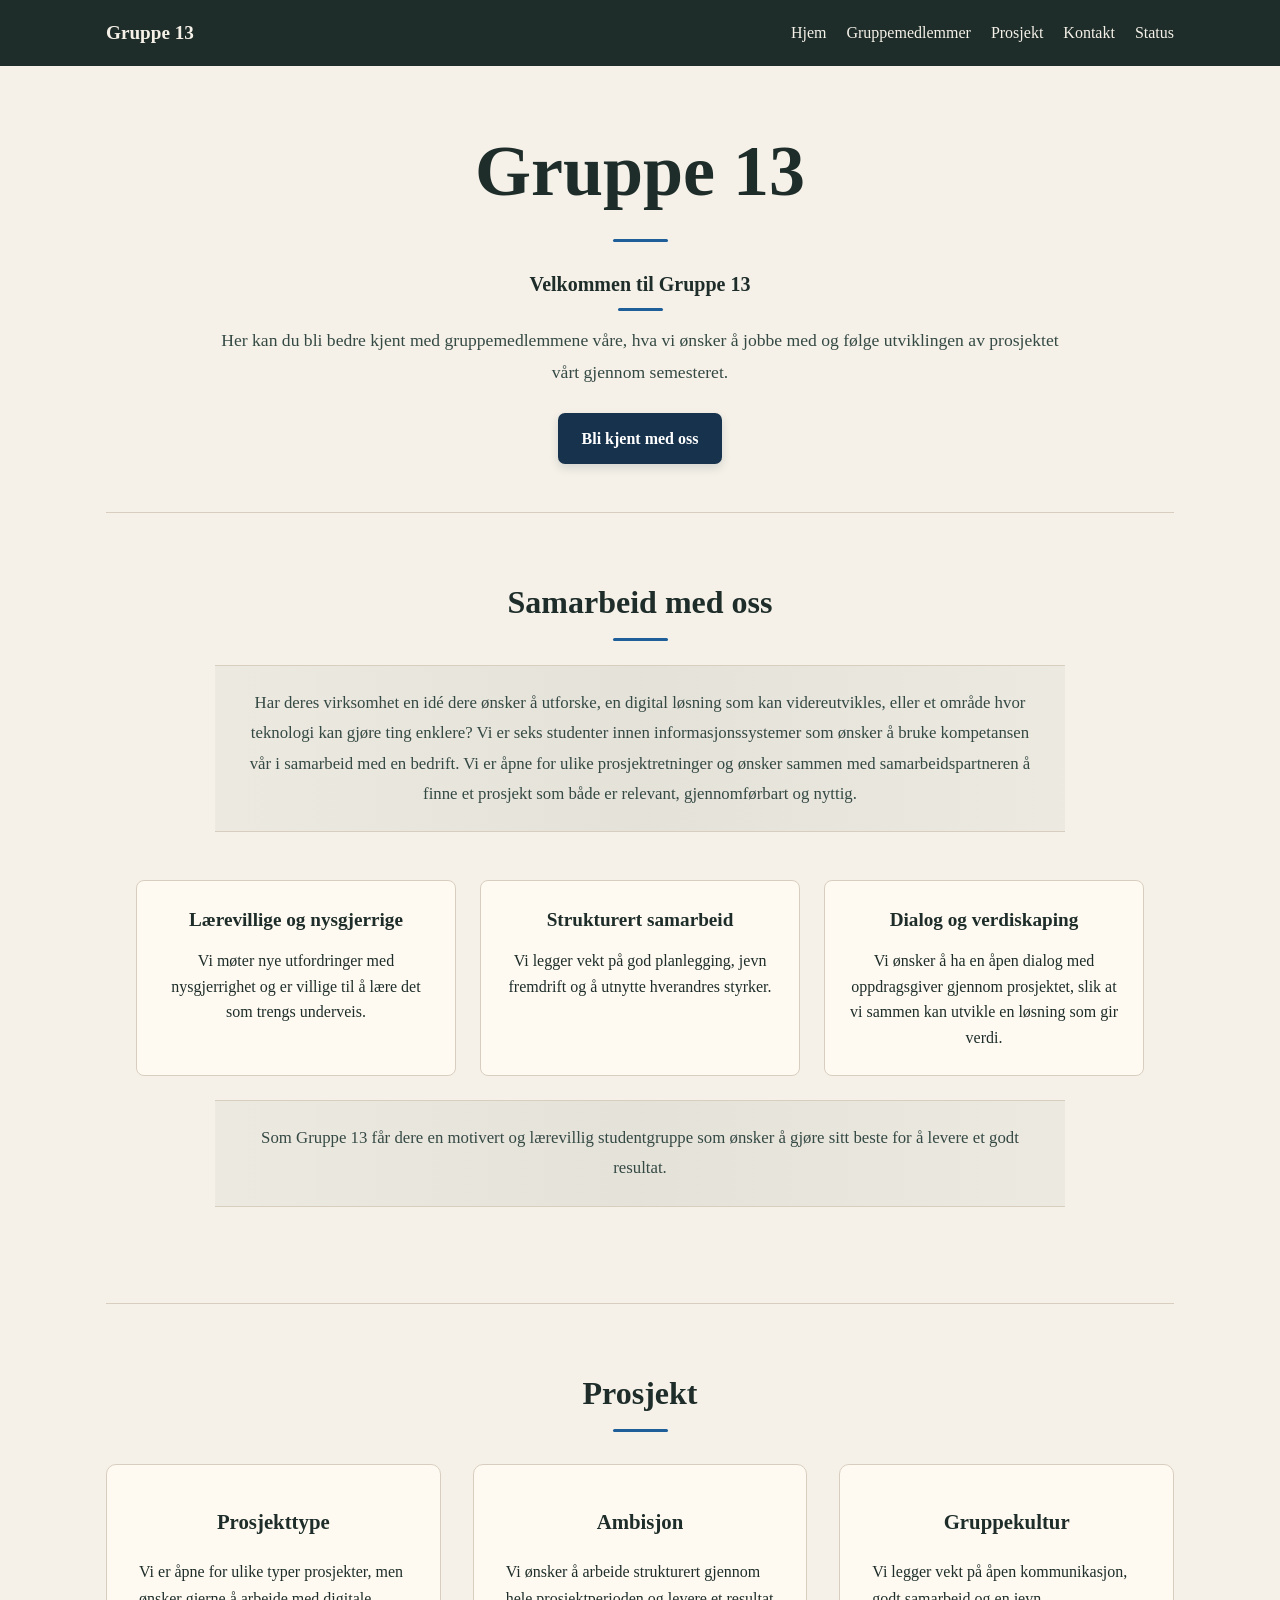
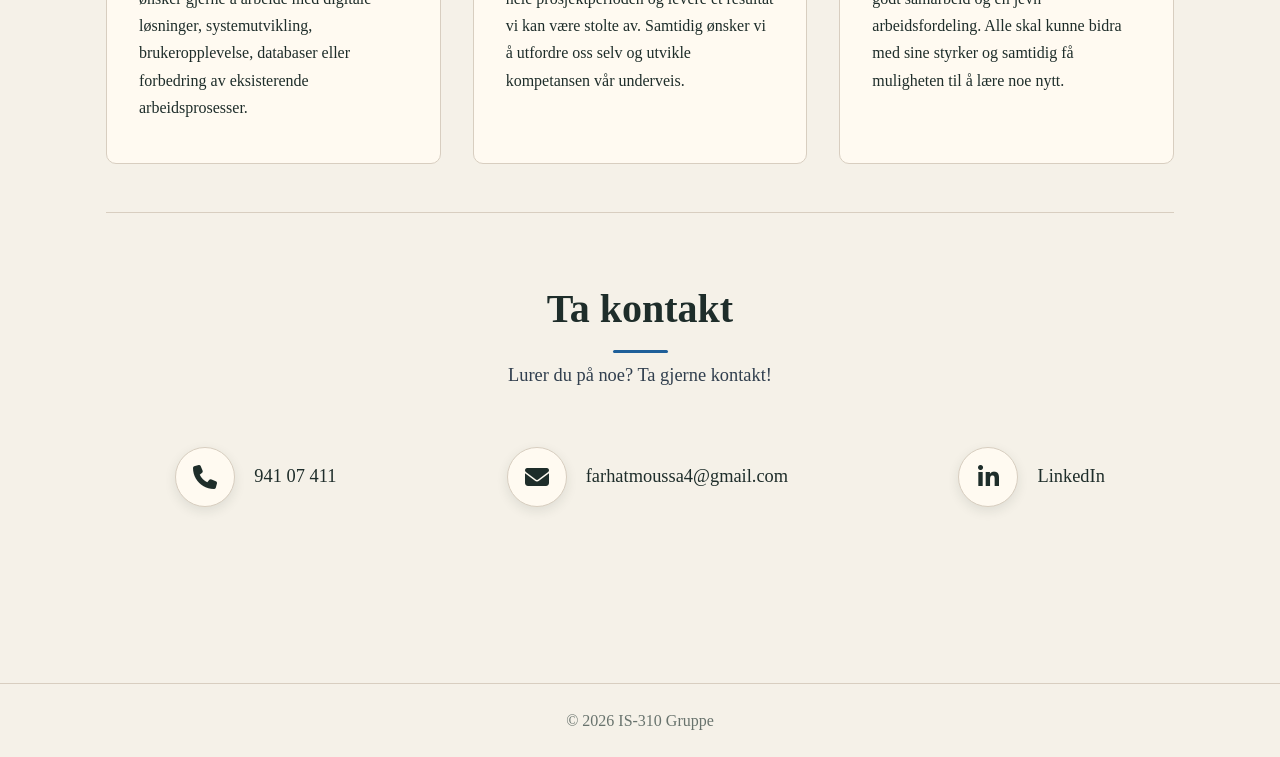
<file: index.html>
<!DOCTYPE html>
<html lang="no">
<head>
    <meta charset="UTF-8">
    <meta name="viewport" content="width=device-width, initial-scale=1.0">
    <title>Gruppe 13</title>
    <link rel="stylesheet" href="styles.css">
    <script src="script.js" defer></script>
    <link rel="stylesheet"
      href="https://cdnjs.cloudflare.com/ajax/libs/font-awesome/6.5.2/css/all.min.css">
</head>
<body>
    <main>
       <section class="hero">
    <h1>Gruppe 13</h1>

    <p>
        <strong>Velkommen til Gruppe 13</strong><br>
        Her kan du bli bedre kjent med gruppemedlemmene våre, hva vi ønsker å jobbe med
        og følge utviklingen av prosjektet vårt gjennom semesteret.
    </p>

    <a href="Gruppemedlemmer.html" class="btn">Bli kjent med oss</a>
</section>

        <section id="prosjekt">
            <h2><strong>Samarbeid med oss</strong></h2>
            <p>Har deres virksomhet en idé dere ønsker å utforske, en digital løsning som kan videreutvikles, eller et område hvor teknologi kan gjøre ting enklere? Vi er seks studenter innen informasjonssystemer som ønsker å bruke kompetansen vår i samarbeid med en bedrift. Vi er åpne for ulike prosjektretninger og ønsker sammen med samarbeidspartneren å finne et prosjekt som både er relevant, gjennomførbart og nyttig.</p>

            <div class="contribution-container">
                
                <div class="contribution-card">
                    <h3>Lærevillige og nysgjerrige</h3>
                        <p>Vi møter nye utfordringer med nysgjerrighet og er villige
                        til å lære det som trengs underveis.</p>
                </div>

                <div class="contribution-card">
                    <h3>Strukturert samarbeid</h3>
                        <p> Vi legger vekt på god planlegging, jevn fremdrift
                        og å utnytte hverandres styrker.</p>
                </div>

                <div class="contribution-card">
                    <h3>Dialog og verdiskaping</h3>
                        <p>Vi ønsker å ha en åpen dialog med oppdragsgiver gjennom
                        prosjektet, slik at vi sammen kan utvikle en løsning som gir verdi.</p>
                </div>
            </div>

            <p class="contribution-ending">
                Som Gruppe 13 får dere en motivert og lærevillig studentgruppe
                som ønsker å gjøre sitt beste for å levere et godt resultat.</p>

        </section>

    <section class="project-info">
        <h2>Prosjekt</h2>

        <div class="project-info-grid">

            <div class="project-info-card">
                <h3>Prosjekttype</h3>
                <p> 
                    Vi er åpne for ulike typer prosjekter, men ønsker gjerne å arbeide
                    med digitale løsninger, systemutvikling, brukeropplevelse,
                    databaser eller forbedring av eksisterende arbeidsprosesser.
                </p>
            </div>

            <div class="project-info-card">
                <h3>Ambisjon</h3>
                <p>
                    Vi ønsker å arbeide strukturert gjennom hele prosjektperioden
                    og levere et resultat vi kan være stolte av. Samtidig ønsker vi
                    å utfordre oss selv og utvikle kompetansen vår underveis.
                </p>
            </div>

            <div class="project-info-card">
                <h3>Gruppekultur</h3>
                <p> 
                    Vi legger vekt på åpen kommunikasjon, godt samarbeid og en jevn
                    arbeidsfordeling. Alle skal kunne bidra med sine styrker og
                    samtidig få muligheten til å lære noe nytt.
                </p>
            </div>

        </div>
    </section>

    </div>
        </section>

   <section id="kontakt">
    <h2>Ta kontakt</h2>
    <p class="contact-intro">Lurer du på noe? Ta gjerne kontakt!</p>

    <div class="contact-container">

        <a href="tel:+4747523578" class="contact-item">
            <div class="contact-icon">
                <i class="fa-solid fa-phone"></i>
            </div>
            <span>941 07 411</span>
        </a>

        <a href="farhatmoussa4@gmail.com" class="contact-item">
            <div class="contact-icon">
                <i class="fa-solid fa-envelope"></i>
            </div>
            <span>farhatmoussa4@gmail.com</span>
        </a>

        <a href="https://www.linkedin.com/in/moussa-farhat-6b891a2bb/" target="_blank" class="contact-item">
            <div class="contact-icon">
                <i class="fa-brands fa-linkedin-in"></i>
            </div>
            <span>LinkedIn</span>
        </a>

    </div>
</section>

    </main>

    <footer>
        <p>© 2026 IS-310 Gruppe</p>
    </footer>
</body>
</html>
</file>
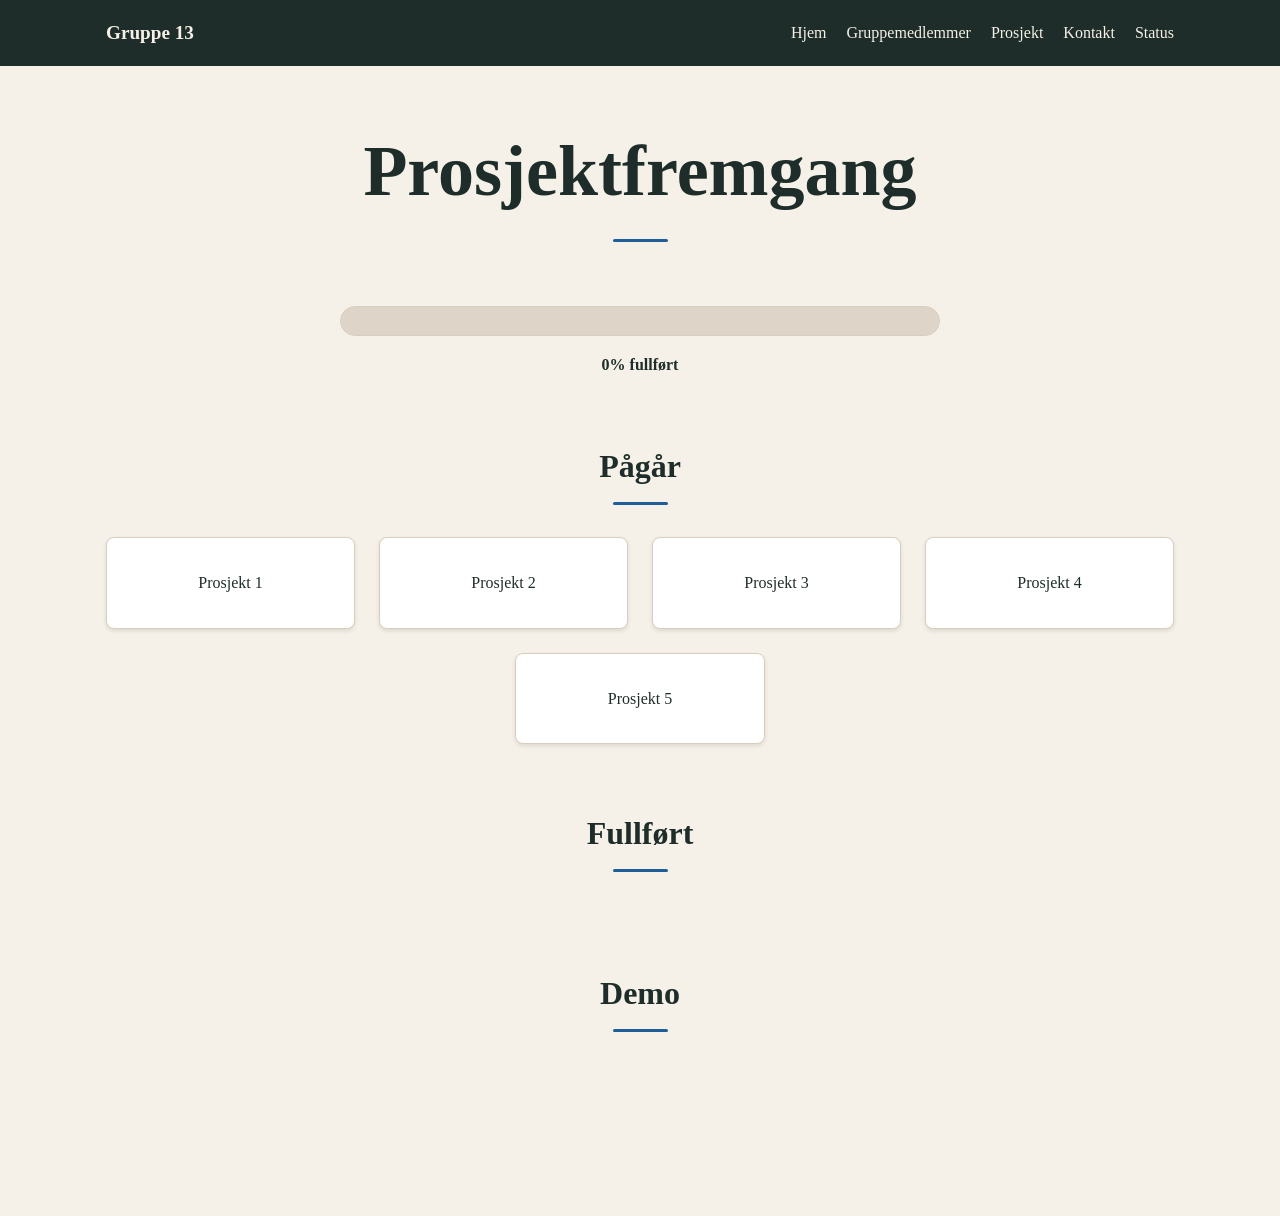
<file: status.html>
<!DOCTYPE html>
<html lang="no">
<head>
    <meta charset="UTF-8">
    <meta name="viewport" content="width=device-width, initial-scale=1.0">
    <title>Prosjektfremgang - IS-310 Gruppe</title>
    <link rel="stylesheet" href="styles.css">
    <script src="script.js" defer></script>
</head>
<body>
    <main>
        <h1>Prosjektfremgang</h1>

        <div class="progress-section">
            <div class="progress-bar-container">
                <div class="progress-bar" id="progressBar"></div>
            </div>
            <p id="progressText">0% fullført</p>
        </div>

        <div class="pågår">
            <h2>Pågår</h2>
            <div class="projects-container">
                <div class="project-card">Prosjekt 1</div>
                <div class="project-card">Prosjekt 2</div>
                <div class="project-card">Prosjekt 3</div>
                <div class="project-card">Prosjekt 4</div>
                <div class="project-card">Prosjekt 5</div>
            </div>
        </div>

        <div class="fullført">
            <h2>Fullført</h2>
            <div class="projects-container">
            </div>
        </div class="demo">
                <section class="hero">
            <h2>Demo</h2>
            <p></p>
        </section>
    </main>
</body>
</html>
</file>
<file: styles.css>
* {
    box-sizing: border-box;
}

body {
    margin: 0;
    font-family: Georgia, 'Times New Roman', serif;
    background: #f5f1e8;
    color: #1e2d2a;
    line-height: 1.6;
}

a {
    color: #1e2d2a;
    text-decoration: none;
}

a:hover {
    color: #bd5b38;
}

header {
    background: #1e2d2a;
    color: #f5f1e8;
    padding: 1.1rem 0;
    position: sticky;
    top: 0;
    z-index: 10;
}

nav {
    max-width: 1100px;
    margin: 0 auto;
    padding: 0 1rem;
    display: flex;
    justify-content: space-between;
    align-items: center;
}

nav > a {
    font-weight: bold;
    font-size: 1.2rem;
    color: #f5f1e8;
    margin-right: 2rem;
}

nav ul {
    list-style: none;
    margin: 0;
    padding: 0;
    display: flex;
    gap: 1.25rem;
}

nav li {
    display: inline;
}

nav li a {
    color: #f5f1e8;
    transition: color 180ms ease;
}

nav li a:hover,
nav li a:focus-visible {
    color: #e7a27c;
}

main {
    max-width: 1100px;
    margin: 0 auto;
    padding: 3rem 1rem;
    text-align: center;
}

#prosjekt > p {
    max-width: 850px;
    margin: 1.5rem auto 3rem;
    padding: 1.4rem 2rem;

    background: linear-gradient(
        90deg,
        rgba(30, 45, 42, 0.04),
        rgba(30, 45, 42, 0.08),
        rgba(30, 45, 42, 0.04)
    );

    border-top: 1px solid #d8cec0;
    border-bottom: 1px solid #d8cec0;

    color: #354944;
    font-size: 1.05rem;
    line-height: 1.8;
}   

section {
    margin-bottom: 4rem;
    padding-bottom: 3rem;
    border-bottom: 1px solid #d8cec0;
}

section:last-child {
    border-bottom: none;
}

h1,
h2,
h3 {
    margin-top: 0;
    margin-bottom: 0.5rem;
}

.hero p {
    max-width: 850px;
    margin: 1.5rem auto 0;
    font-size: 1.1rem;
    line-height: 1.8;
    color: #354944;
}

.hero p strong {
    display: inline-block;
    color: #1e2d2a;
    font-size: 1.25rem;
    margin-bottom: 0.4rem;
}

.hero p strong::after {
    content: "";
    display: block;
    width: 45px;
    height: 3px;
    margin: 0.4rem auto 0.5rem;
    background: #1f5f99;
    border-radius: 2px;
}

.hero .btn {
    display: inline-block;
    margin-top: 1.5rem;
    padding: 0.8rem 1.5rem;

    background: #17324d;
    color: #ffffff;

    border-radius: 7px;
    font-weight: bold;

    box-shadow: 0 4px 10px rgba(23, 50, 77, 0.15);

    transition: 
        background 180ms ease,
        transform 180ms ease,
        box-shadow 180ms ease;
}

.hero .btn:hover {
    background: #244d73;
    color: #ffffff;
    transform: translateY(-2px);
    box-shadow: 0 6px 14px rgba(23, 50, 77, 0.22);
}

h1 {
    font-size: clamp(2.5rem, 6vw, 4.5rem);
}

h2 {
    font-size: 2rem;
}

h3 {
    font-size: 1.1rem;
}

p {
    margin: 0.5rem 0;
}

article {
    margin-bottom: 1rem;
}

.projects-container {
    display: flex;
    gap: 1.5rem;
    justify-content: center;
    flex-wrap: wrap;
    margin-top: 2rem;
}

.project-card {
    flex: 1;
    min-width: 200px;
    max-width: 250px;
    padding: 2rem;
    background: #ffffff;
    border: 1px solid #d8cec0;
    border-radius: 8px;
    box-shadow: 0 2px 4px rgba(0, 0, 0, 0.1);
}

.project-info {
    max-width: 1100px;
    margin: 0 auto;
    text-align: center;
}

.project-info h2 {
    text-align: center;
    margin-bottom: 2rem;
}

.project-info-grid {
    display: grid;
    grid-template-columns: repeat(3, 1fr);
    gap: 2rem;
    width: 100%;
}

.project-info-card {
    background: #fffaf1;
    border: 1px solid #d8cec0;
    border-radius: 10px;
    padding: 2.5rem 2rem;
    min-height: 300px;
    text-align: left;
}

.project-info-card h3 {
    text-align: center;
    font-size: 1.3rem;
    margin-bottom: 1.25rem;
}

.project-info-card p {
    margin: 0;
    line-height: 1.7;
}

.contribution-container {
    display: flex;
    justify-content: center;
    gap: 1.5rem;
    margin-top: 2rem;
}

.contribution-card {
    flex: 1;
    padding: 1.5rem;
    background: #fffaf1;
    border: 1px solid #d8cec0;
    border-radius: 8px;
    max-width: 320px;
}

.contribution-card h3 {
    margin-bottom: 0.75rem;
    font-size: 1.2rem;
}

.contribution-card p {
    margin: 0;
}

.contribution-ending {
    max-width: 750px;
    margin: 2rem auto 0;
}

.pågår {
    margin-top: 4rem;
    margin-bottom: 4rem;
}

.fullført {
    margin-top: 4rem;
    margin-bottom: 4rem;
}

.demo {
    margin-top: 4rem;
    margin-bottom: 4rem;
}

.intro-section {
    text-align: center;
    max-width: 900px;
    margin: 0 auto 4rem;
}

.intro-copy {
    font-size: 1.15rem;
    max-width: 800px;
    margin: 1rem auto 2rem;
    line-height: 1.7;
}

.group-picture {
    max-width: 800px;
    margin: 2rem auto 0;
}

.group-picture img {
    display: block;
    width: 100%;
    height: auto;
    border-radius: 8px;
}

.grid {
    display: grid;
    gap: 1.25rem;
    grid-template-columns: repeat(4, minmax(0, 1fr));
}

.card {
    background: #fffaf1;
    border: 1px solid #d8cec0;
    cursor: pointer;
    margin: 0;
    overflow: hidden;
    transition: box-shadow 180ms ease, transform 180ms ease;
}

.card:hover,
.card:focus-visible {
    box-shadow: 0 0.75rem 1.5rem rgba(30, 45, 42, 0.14);
    outline: none;
    transform: translateY(-0.25rem);
}

.card img {
    aspect-ratio: 1 / 1;
    display: block;
    object-fit: cover;
    width: 100%;
}

.card img:not([src]),
.card img[src=""] {
    background: #ded5c8;
}

.card-content {
    padding: 1rem;
}

.card-content h3,
.card-content p {
    margin: 0;
}

.card-role {
    color: #bd5b38;
    font-family: Arial, sans-serif;
    font-size: 0.75rem;
    font-weight: bold;
    letter-spacing: 0.12em;
    text-transform: uppercase;
    margin-bottom: 0.25rem !important;
}

.card:nth-child(5),
.card:nth-child(6) {
    grid-column: 2 / span 1;
}

.card:nth-child(6) {
    grid-column: 3 / span 1;
}

.social-links {
    display: flex;
    gap: 15px;
    margin-top: 15px;
}

.social-links a {
    font-size: 28px;
    color: #222;
    text-decoration: none;
}

.social-links a:hover {
    transform: scale(1.15);
}

.image-modal {
    align-items: center;
    background: rgba(20, 30, 28, 0.88);
    display: flex;
    inset: 0;
    justify-content: center;
    opacity: 0;
    padding: 2rem;
    pointer-events: none;
    position: fixed;
    transition: opacity 180ms ease;
    visibility: hidden;
    z-index: 2;
}

.image-modal.is-open {
    opacity: 1;
    pointer-events: auto;
    visibility: visible;
}

body.modal-open {
    overflow: hidden;
}

.member-modal {
    background: #fffaf1;
    max-width: 30rem;
    padding: 2.5rem 2rem 2rem;
    position: relative;
    width: 100%;
    max-height: 90vh;
    overflow-y: auto;
}

.modal-member-image {
    aspect-ratio: 1 / 1;
    background: #ded5c8;
    display: block;
    margin-bottom: 1.5rem;
    object-fit: cover;
    width: 100%;
}

.member-modal h2,
.member-modal p {
    margin-top: 0;
}

.modal-close {
    background: transparent;
    border: 0;
    color: black;
    cursor: pointer;
    font-size: 2rem;
    line-height: 1;
    padding: 0.5rem;
    position: absolute;
    right: 1rem;
    top: 1rem;
}

.modal-role {
    margin-bottom: 0.25rem !important;
}

.progress-section {
    margin: 2rem auto 4rem;
    max-width: 600px;
}

.progress-bar-container {
    width: 100%;
    height: 30px;
    background: #ded5c8;
    border-radius: 15px;
    overflow: hidden;
    border: 1px solid #d8cec0;
    margin-top: 4rem;
}

.progress-bar {
    height: 100%;
    background: linear-gradient(90deg, #307409, #0db01d);
    width: 0%;
    transition: width 300ms ease;
    display: flex;
    align-items: center;
    justify-content: center;
    color: #ffffff;
    font-weight: bold;
    font-size: 0.9rem;
}

#progressText {
    text-align: center;
    margin-top: 1rem;
    font-weight: bold;
    color: #1e2d2a;
}

footer {
    border-top: 1px solid #d8cec0;
    padding: 1rem;
    text-align: center;
    color: #68736d;
}

#kontakt {
    text-align: center;
    padding: 4rem 0;
}

#kontakt h2 {
    font-size: 2.5rem;
    margin-bottom: 0.5rem;
}

.contact-intro {
    margin: 0.5rem auto 3.5rem;
    color: #313f4e;
    font-size: 1.15rem;
    font-weight: normal;
}

.contact-container {
    display: flex;
    justify-content: space-around;
    align-items: center;
    gap: 2rem;
    margin-top: 2.5rem;
}

.contact-item {
    display: flex;
    align-items: center;
    gap: 1.2rem;
    color: #1e2d2a;
    font-size: 1.15rem;
    text-decoration: none;
    transition: transform 180ms ease;
}

.contact-item:hover {
    color: #1e2d2a;
    transform: translateY(-3px);
}

.contact-icon {
    width: 60px;
    height: 60px;
    flex-shrink: 0;

    display: flex;
    align-items: center;
    justify-content: center;

    background: #fffaf1;
    border: 1px solid #d8cec0;
    border-radius: 50%;

    color: #1e2d2a;
    font-size: 1.5rem;

    box-shadow: 0 4px 12px rgba(30, 45, 42, 0.1);
}

.contact-item:hover .contact-icon {
    background: #1e2d2a;
    color: #f5f1e8;
}

.contact-icon i {
    display: block;
}

.contact-item:hover .contact-icon {
    background: #1e2d2a;
    color: #f5f1e8;
    transform: scale(1.05);
}

h1::after,
h2::after {
    content: "";
    display: block;
    width: 55px;
    height: 3px;
    margin: 0.6rem auto 0;
    background: #1f5f99;
    border-radius: 3px;
}

@media (max-width: 700px) {
    .contact-container {
        flex-direction: column;
        align-items: flex-start;
        max-width: 320px;
        margin: 2.5rem auto 0;
    }
}

@media (max-width: 700px) {
    nav {
        align-items: flex-start;
        flex-direction: column;
        gap: 0.75rem;
    }

    nav ul {
        flex-wrap: wrap;
        gap: 0.5rem 1rem;
    }

    .grid {
        grid-template-columns: repeat(2, minmax(0, 1fr));
    }
}

@media (max-width: 420px) {
    .grid {
        grid-template-columns: 1fr;
    }
}
</file>
